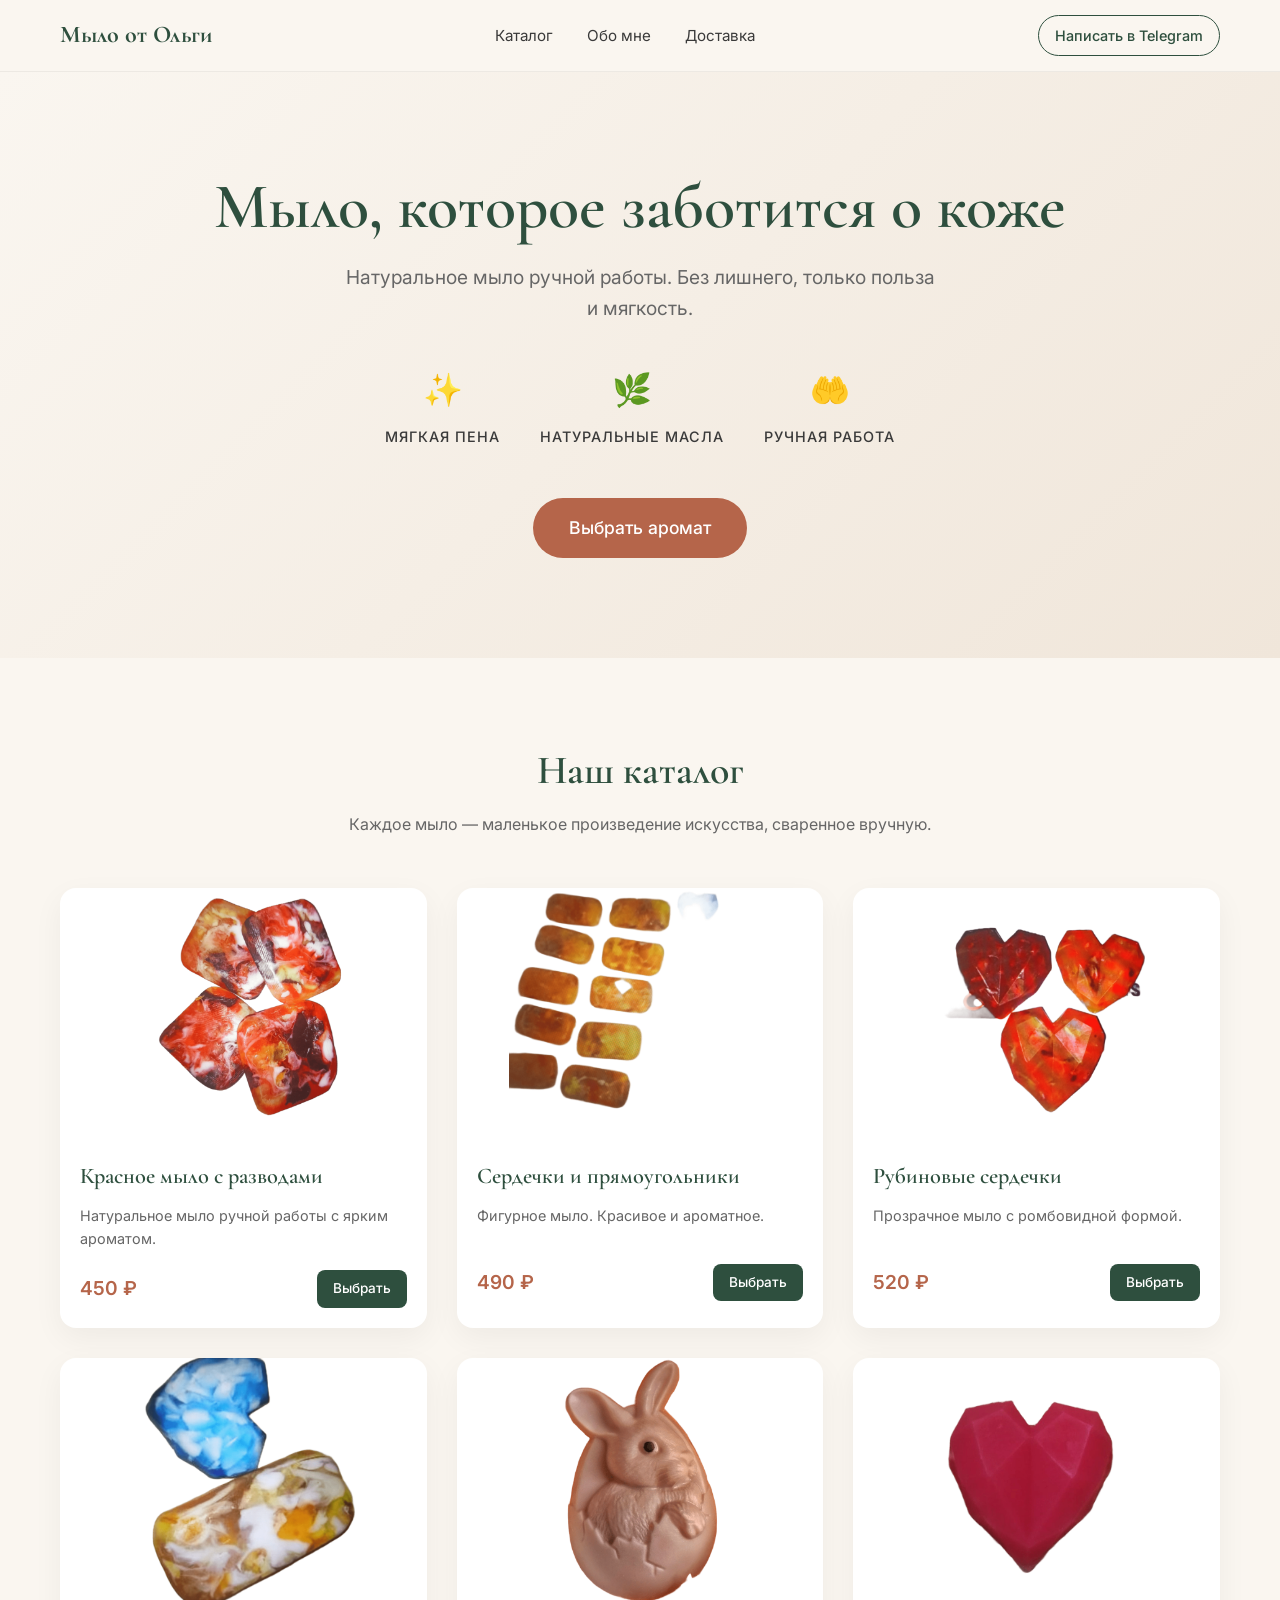
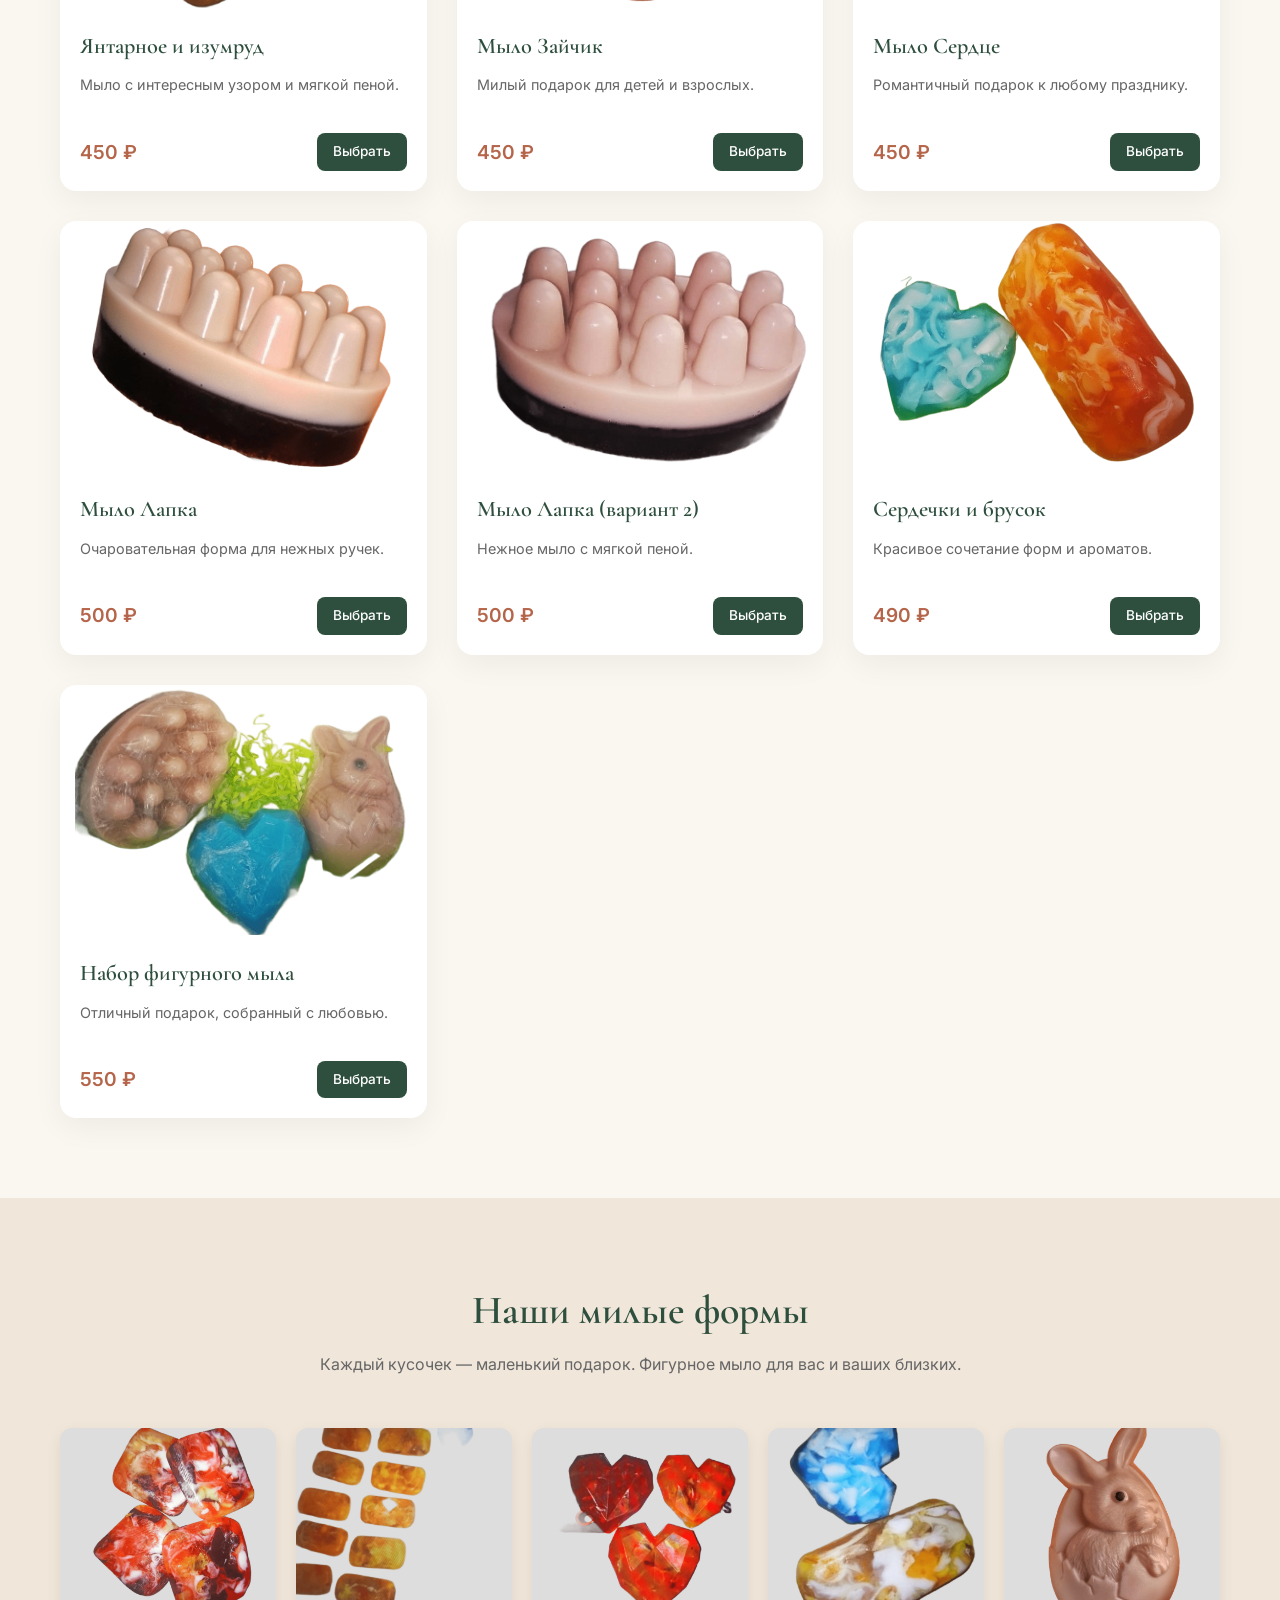
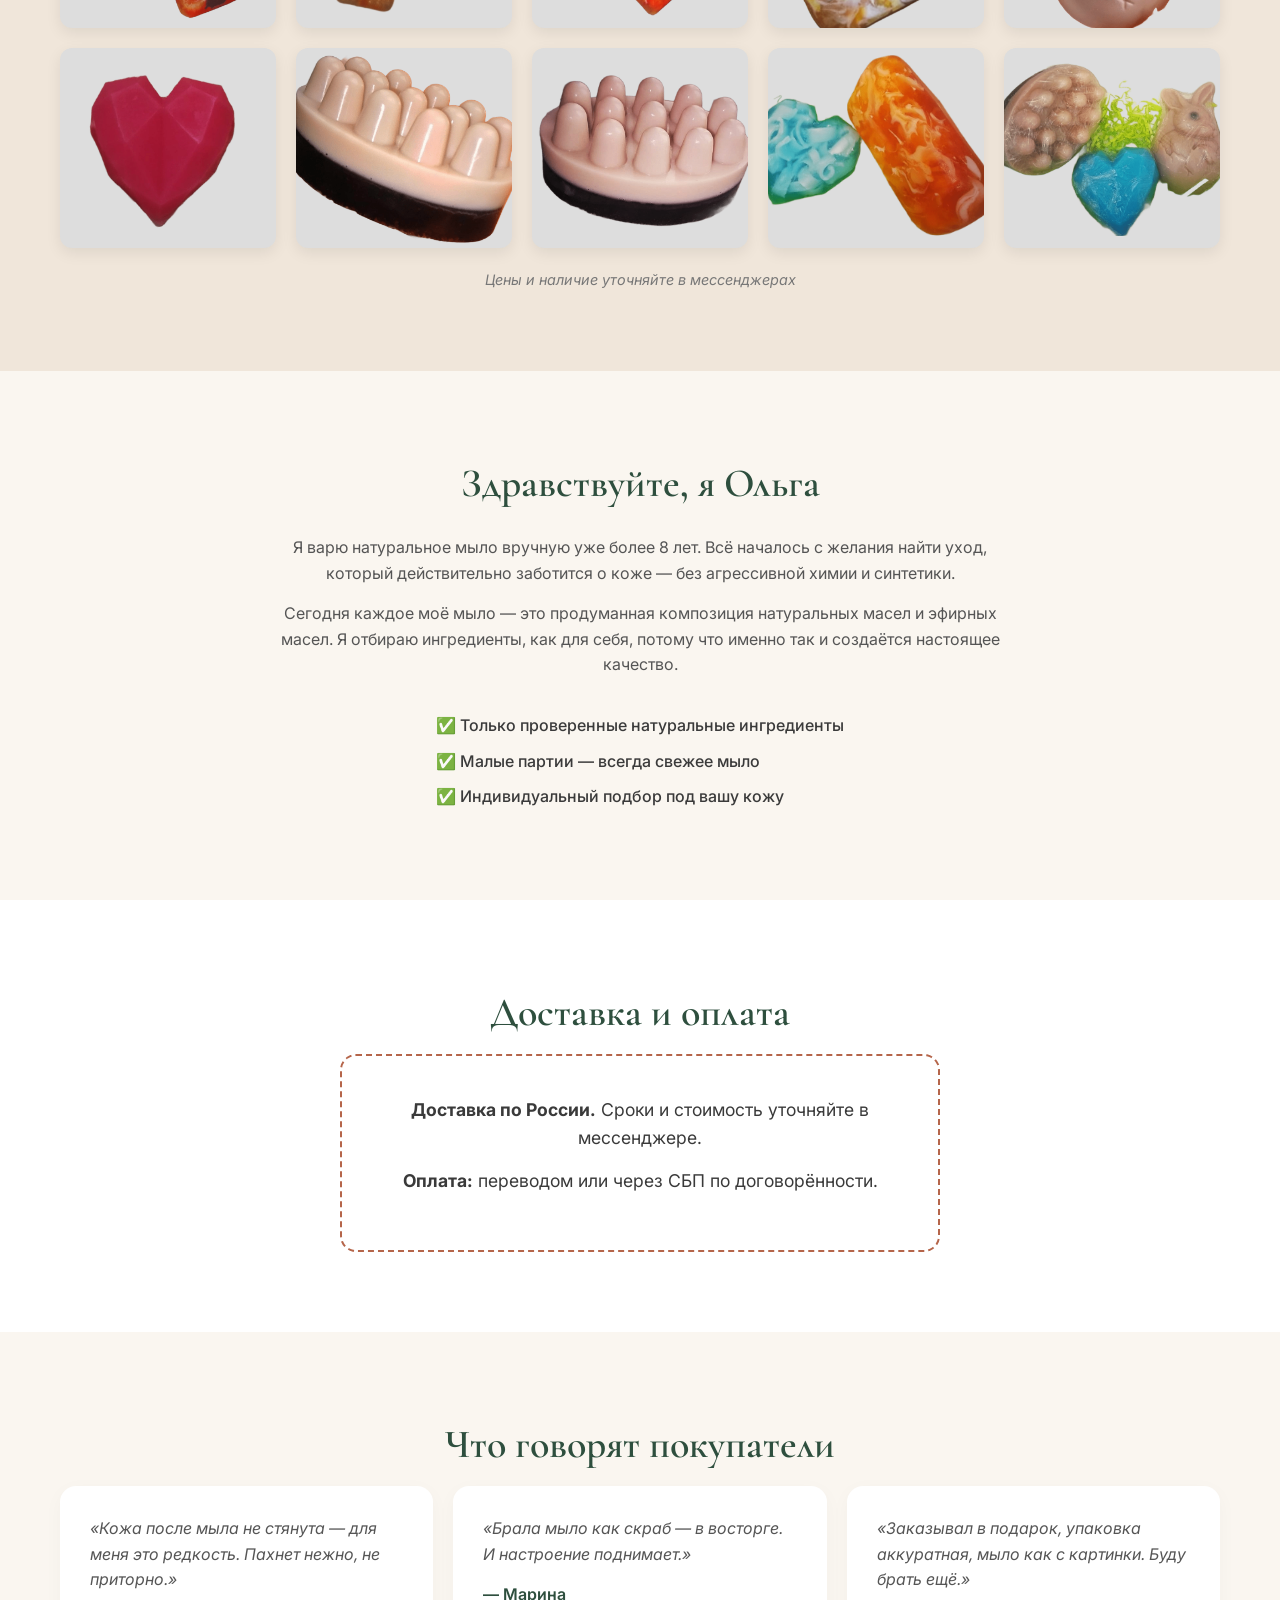
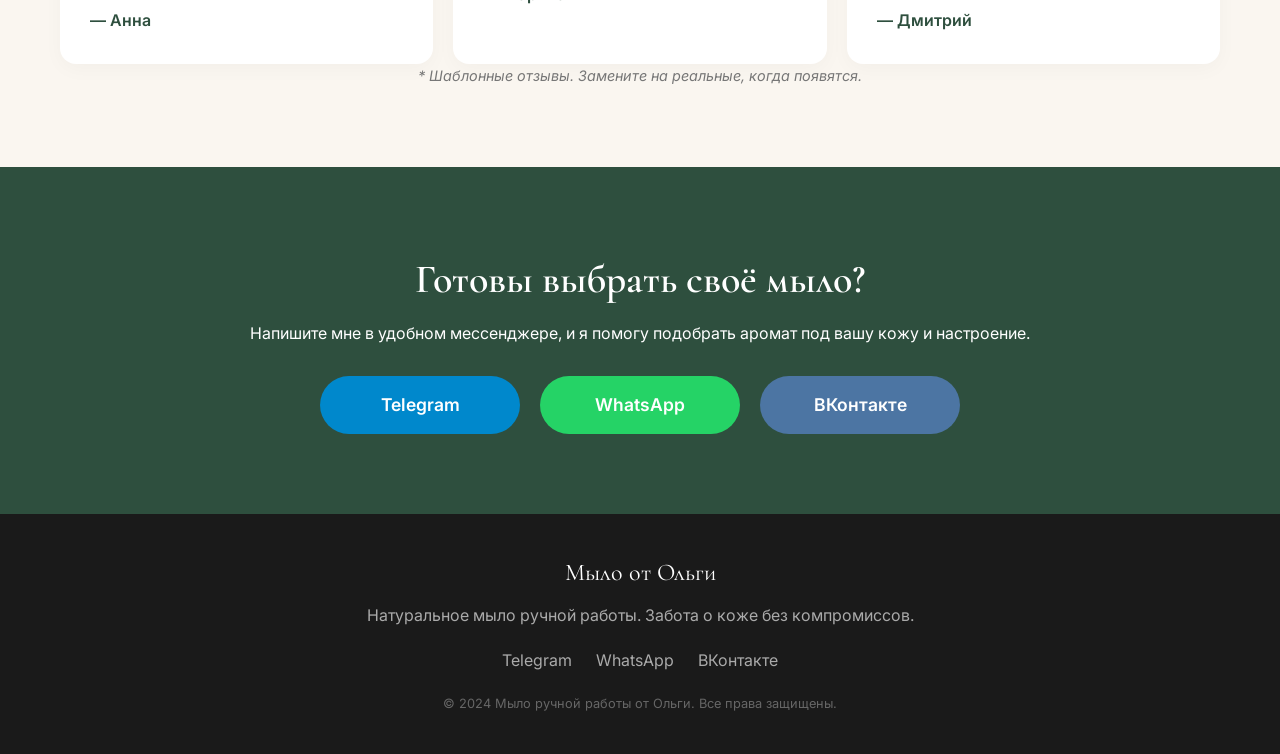
<file: index.html>
<!DOCTYPE html>
<html lang="ru">
<head>
    <meta charset="UTF-8">
    <meta name="viewport" content="width=device-width, initial-scale=1.0">
    <title>Мыло от Ольги — Натуральное мыло ручной работы</title>
    <link rel="icon" type="image/png" href="favicon.png">
    <link rel="stylesheet" href="style.css">
    <link rel="preconnect" href="https://fonts.googleapis.com">
    <link rel="preconnect" href="https://fonts.gstatic.com" crossorigin>
    <link href="https://fonts.googleapis.com/css2?family=Cormorant+Garamond:wght@400;600;700&family=Inter:wght@300;400;500&display=swap" rel="stylesheet">
</head>
<body>
    <header class="header">
        <div class="container header-content">
            <div class="logo">Мыло от Ольги</div>
            <nav class="nav">
                <a href="#catalog">Каталог</a>
                <a href="#about">Обо мне</a>
                <a href="#delivery">Доставка</a>
            </nav>
            <a href="https://t.me/+hKF2BGG8A-M2NGUy" target="_blank" class="btn btn-outline">Написать в Telegram</a>
        </div>
    </header>

    <section class="hero">
        <div class="container hero-content">
            <h1>Мыло, которое заботится о коже</h1>
            <p class="subtitle">Натуральное мыло ручной работы. Без лишнего, только польза и мягкость.</p>
            <div class="features">
                <div class="feature-item"><span class="feature-icon">✨</span><p>Мягкая пена</p></div>
                <div class="feature-item"><span class="feature-icon">🌿</span><p>Натуральные масла</p></div>
                <div class="feature-item"><span class="feature-icon">🤲</span><p>Ручная работа</p></div>
            </div>
            <a href="#catalog" class="btn btn-primary btn-large">Выбрать аромат</a>
        </div>
    </section>

    <section id="catalog" class="section catalog-section">
        <div class="container">
            <h2 class="section-title">Наш каталог</h2>
            <p class="section-subtitle">Каждое мыло — маленькое произведение искусства, сваренное вручную.</p>
            <div class="catalog-grid">
               
                <!-- Карточка 1 -->
                <div class="product-card">
                    <div class="product-image">
                        <img src="images/fig-1.png" alt="Красное мыло с разводами">
                    </div>
                    <div class="product-info">
                        <h3>Красное мыло с разводами</h3>
                        <p class="product-desc">Натуральное мыло ручной работы с ярким ароматом.</p>
                        <div class="product-bottom">
                            <span class="price">450 ₽</span>
                            <a href="https://t.me/+hKF2BGG8A-M2NGUy" target="_blank" class="btn btn-small">Выбрать</a>
                        </div>
                    </div>
                </div>

                <!-- Карточка 2 -->
                <div class="product-card">
                    <div class="product-image">
                        <img src="images/fig-2.png" alt="Сердечки и прямоугольники">
                    </div>
                    <div class="product-info">
                        <h3>Сердечки и прямоугольники</h3>
                        <p class="product-desc">Фигурное мыло. Красивое и ароматное.</p>
                        <div class="product-bottom">
                            <span class="price">490 ₽</span>
                            <a href="https://t.me/+hKF2BGG8A-M2NGUy" target="_blank" class="btn btn-small">Выбрать</a>
                        </div>
                    </div>
                </div>

                <!-- Карточка 3 -->
                <div class="product-card">
                    <div class="product-image">
                        <img src="images/fig-3.png" alt="Рубиновые сердечки">
                    </div>
                    <div class="product-info">
                        <h3>Рубиновые сердечки</h3>
                        <p class="product-desc">Прозрачное мыло с ромбовидной формой.</p>
                        <div class="product-bottom">
                            <span class="price">520 ₽</span>
                            <a href="https://t.me/+hKF2BGG8A-M2NGUy" target="_blank" class="btn btn-small">Выбрать</a>
                        </div>
                    </div>
                </div>

                <!-- Карточка 4 -->
                <div class="product-card">
                    <div class="product-image">
                        <img src="images/fig-4.png" alt="Янтарное и изумруд">
                    </div>
                    <div class="product-info">
                        <h3>Янтарное и изумруд</h3>
                        <p class="product-desc">Мыло с интересным узором и мягкой пеной.</p>
                        <div class="product-bottom">
                            <span class="price">450 ₽</span>
                            <a href="https://t.me/+hKF2BGG8A-M2NGUy" target="_blank" class="btn btn-small">Выбрать</a>
                        </div>
                    </div>
                </div>

                <!-- Карточка 5 -->
                <div class="product-card">
                    <div class="product-image">
                        <img src="images/fig-5.png" alt="Зайчик">
                    </div>
                    <div class="product-info">
                        <h3>Мыло Зайчик</h3>
                        <p class="product-desc">Милый подарок для детей и взрослых.</p>
                        <div class="product-bottom">
                            <span class="price">450 ₽</span>
                            <a href="https://t.me/+hKF2BGG8A-M2NGUy" target="_blank" class="btn btn-small">Выбрать</a>
                        </div>
                    </div>
                </div>

                <!-- Карточка 6 -->
                <div class="product-card">
                    <div class="product-image">
                        <img src="images/fig-6.png" alt="Сердце">
                    </div>
                    <div class="product-info">
                        <h3>Мыло Сердце</h3>
                        <p class="product-desc">Романтичный подарок к любому празднику.</p>
                        <div class="product-bottom">
                            <span class="price">450 ₽</span>
                            <a href="https://t.me/+hKF2BGG8A-M2NGUy" target="_blank" class="btn btn-small">Выбрать</a>
                        </div>
                    </div>
                </div>

                <!-- Карточка 7 -->
                <div class="product-card">
                    <div class="product-image">
                        <img src="images/fig-7.png" alt="Лапка">
                    </div>
                    <div class="product-info">
                        <h3>Мыло Лапка</h3>
                        <p class="product-desc">Очаровательная форма для нежных ручек.</p>
                        <div class="product-bottom">
                            <span class="price">500 ₽</span>
                            <a href="https://t.me/+hKF2BGG8A-M2NGUy" target="_blank" class="btn btn-small">Выбрать</a>
                        </div>
                    </div>
                </div>

                <!-- Карточка 8 -->
                <div class="product-card">
                    <div class="product-image">
                        <img src="images/fig-8.png" alt="Лапка 2">
                    </div>
                    <div class="product-info">
                        <h3>Мыло Лапка (вариант 2)</h3>
                        <p class="product-desc">Нежное мыло с мягкой пеной.</p>
                        <div class="product-bottom">
                            <span class="price">500 ₽</span>
                            <a href="https://t.me/+hKF2BGG8A-M2NGUy" target="_blank" class="btn btn-small">Выбрать</a>
                        </div>
                    </div>
                </div>

                <!-- Карточка 9 -->
                <div class="product-card">
                    <div class="product-image">
                        <img src="images/fig-9.png" alt="Сердечки и брусок">
                    </div>
                    <div class="product-info">
                        <h3>Сердечки и брусок</h3>
                        <p class="product-desc">Красивое сочетание форм и ароматов.</p>
                        <div class="product-bottom">
                            <span class="price">490 ₽</span>
                            <a href="https://t.me/+hKF2BGG8A-M2NGUy" target="_blank" class="btn btn-small">Выбрать</a>
                        </div>
                    </div>
                </div>

                <!-- Карточка 10 -->
                <div class="product-card">
                    <div class="product-image">
                        <img src="images/fig-10.png" alt="Набор">
                    </div>
                    <div class="product-info">
                        <h3>Набор фигурного мыла</h3>
                        <p class="product-desc">Отличный подарок, собранный с любовью.</p>
                        <div class="product-bottom">
                            <span class="price">550 ₽</span>
                            <a href="https://t.me/+hKF2BGG8A-M2NGUy" target="_blank" class="btn btn-small">Выбрать</a>
                        </div>
                    </div>
                </div>

            </div>
        </div>
    </section>

    <section class="section figure-section">
        <div class="container">
            <h2 class="section-title">Наши милые формы</h2>
            <p class="section-subtitle">Каждый кусочек — маленький подарок. Фигурное мыло для вас и ваших близких.</p>
            <div class="gallery">
                <div class="gallery-item"><img src="images/fig-1.png" alt="Фигурное мыло 1"></div>
                <div class="gallery-item"><img src="images/fig-2.png" alt="Фигурное мыло 2"></div>
                <div class="gallery-item"><img src="images/fig-3.png" alt="Фигурное мыло 3"></div>
                <div class="gallery-item"><img src="images/fig-4.png" alt="Фигурное мыло 4"></div>
                <div class="gallery-item"><img src="images/fig-5.png" alt="Фигурное мыло 5"></div>
                <div class="gallery-item"><img src="images/fig-6.png" alt="Фигурное мыло 6"></div>
                <div class="gallery-item"><img src="images/fig-7.png" alt="Фигурное мыло 7"></div>
                <div class="gallery-item"><img src="images/fig-8.png" alt="Фигурное мыло 8"></div>
                <div class="gallery-item"><img src="images/fig-9.png" alt="Фигурное мыло 9"></div>
                <div class="gallery-item"><img src="images/fig-10.png" alt="Фигурное мыло 10"></div>
            </div>
            <p class="gallery-note">Цены и наличие уточняйте в мессенджерах</p>
        </div>
    </section>

    <section id="about" class="section about-section">
        <div class="container about-content text-only">
            <div class="about-text">
                <h2 class="section-title left-align">Здравствуйте, я Ольга</h2>
                <p>Я варю натуральное мыло вручную уже более 8 лет. Всё началось с желания найти уход, который действительно заботится о коже — без агрессивной химии и синтетики.</p>
                <p>Сегодня каждое моё мыло — это продуманная композиция натуральных масел и эфирных масел. Я отбираю ингредиенты, как для себя, потому что именно так и создаётся настоящее качество.</p>
                <ul class="about-list">
                    <li>✅ Только проверенные натуральные ингредиенты</li>
                    <li>✅ Малые партии — всегда свежее мыло</li>
                    <li>✅ Индивидуальный подбор под вашу кожу</li>
                </ul>
            </div>
        </div>
    </section>

    <section id="delivery" class="section delivery-section">
        <div class="container">
            <h2 class="section-title">Доставка и оплата</h2>
            <div class="delivery-card">
                <p><strong>Доставка по России.</strong> Сроки и стоимость уточняйте в мессенджере.</p>
                <p><strong>Оплата:</strong> переводом или через СБП по договорённости.</p>
            </div>
        </div>
    </section>

    <section class="section reviews-section">
        <div class="container">
            <h2 class="section-title">Что говорят покупатели</h2>
            <div class="reviews-grid">
                <div class="review-card"><p>«Кожа после мыла не стянута — для меня это редкость. Пахнет нежно, не приторно.»</p><span class="review-author">— Анна</span></div>
                <div class="review-card"><p>«Брала мыло как скраб — в восторге. И настроение поднимает.»</p><span class="review-author">— Марина</span></div>
                <div class="review-card"><p>«Заказывал в подарок, упаковка аккуратная, мыло как с картинки. Буду брать ещё.»</p><span class="review-author">— Дмитрий</span></div>
            </div>
            <p class="gallery-note">* Шаблонные отзывы. Замените на реальные, когда появятся.</p>
        </div>
    </section>

    <section id="contact" class="section contact-section">
        <div class="container contact-content">
            <h2 class="section-title light-text">Готовы выбрать своё мыло?</h2>
            <p class="light-text">Напишите мне в удобном мессенджере, и я помогу подобрать аромат под вашу кожу и настроение.</p>
            <div class="contact-buttons">
                <a href="https://t.me/+hKF2BGG8A-M2NGUy" target="_blank" class="btn btn-contact btn-tg">Telegram</a>
                <a href="https://chat.whatsapp.com/IxANEVr6K2G1yGBK101pwA?s=cl&p=a&iam=2" target="_blank" class="btn btn-contact btn-wa">WhatsApp</a>
                <a href="https://vk.me/join/rC9eqISs2Sy1xK5bDUF0GqjUG9M_KlaywVE=" target="_blank" class="btn btn-contact btn-vk">ВКонтакте</a>
            </div>
        </div>
    </section>

    <footer class="footer">
        <div class="container footer-content">
            <div class="footer-logo">Мыло от Ольги</div>
            <p class="footer-desc">Натуральное мыло ручной работы. Забота о коже без компромиссов.</p>
            <div class="footer-links">
                <a href="https://t.me/+hKF2BGG8A-M2NGUy" target="_blank">Telegram</a>
                <a href="https://chat.whatsapp.com/IxANEVr6K2G1yGBK101pwA?s=cl&p=a&iam=2" target="_blank">WhatsApp</a>
                <a href="https://vk.me/join/rC9eqISs2Sy1xK5bDUF0GqjUG9M_KlaywVE=" target="_blank">ВКонтакте</a>
            </div>
            <p class="copyright">© 2024 Мыло ручной работы от Ольги. Все права защищены.</p>
        </div>
    </footer>

    <script src="script.js"></script>
</body>
</html>
</file>
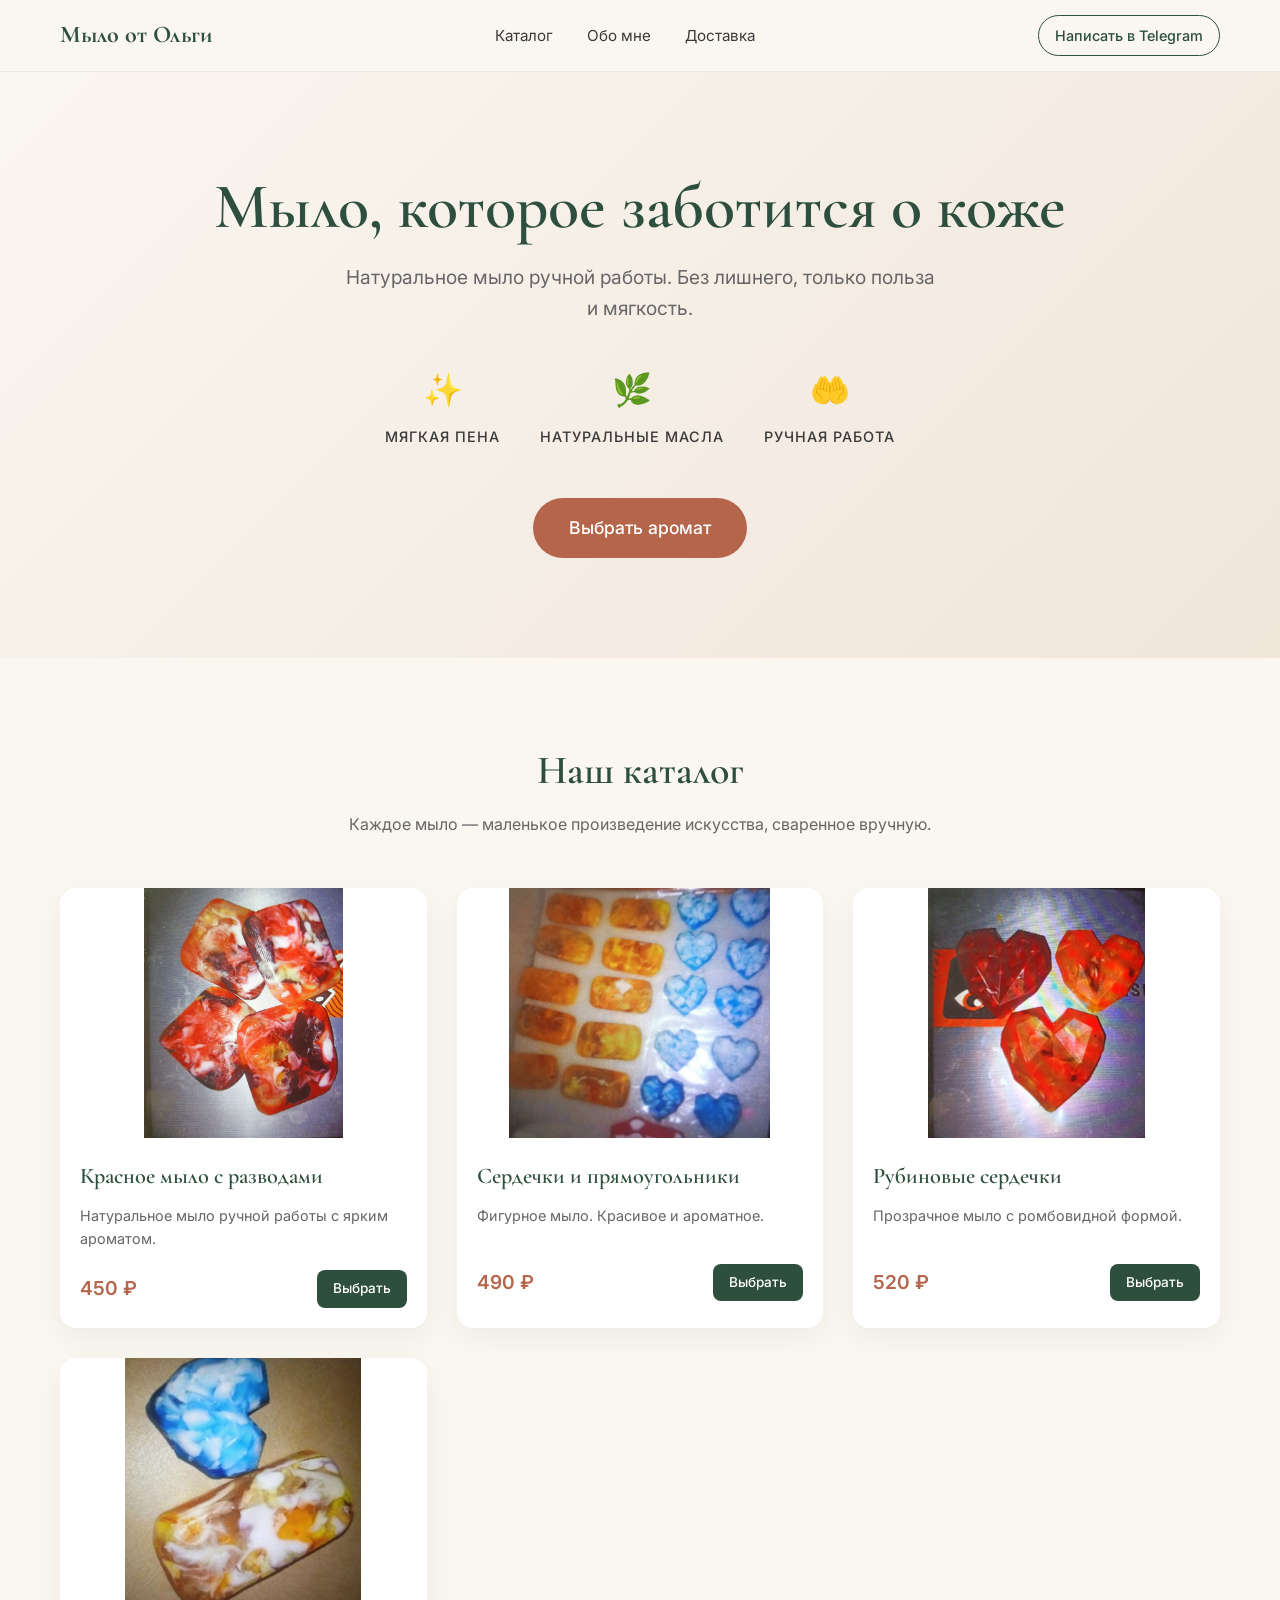
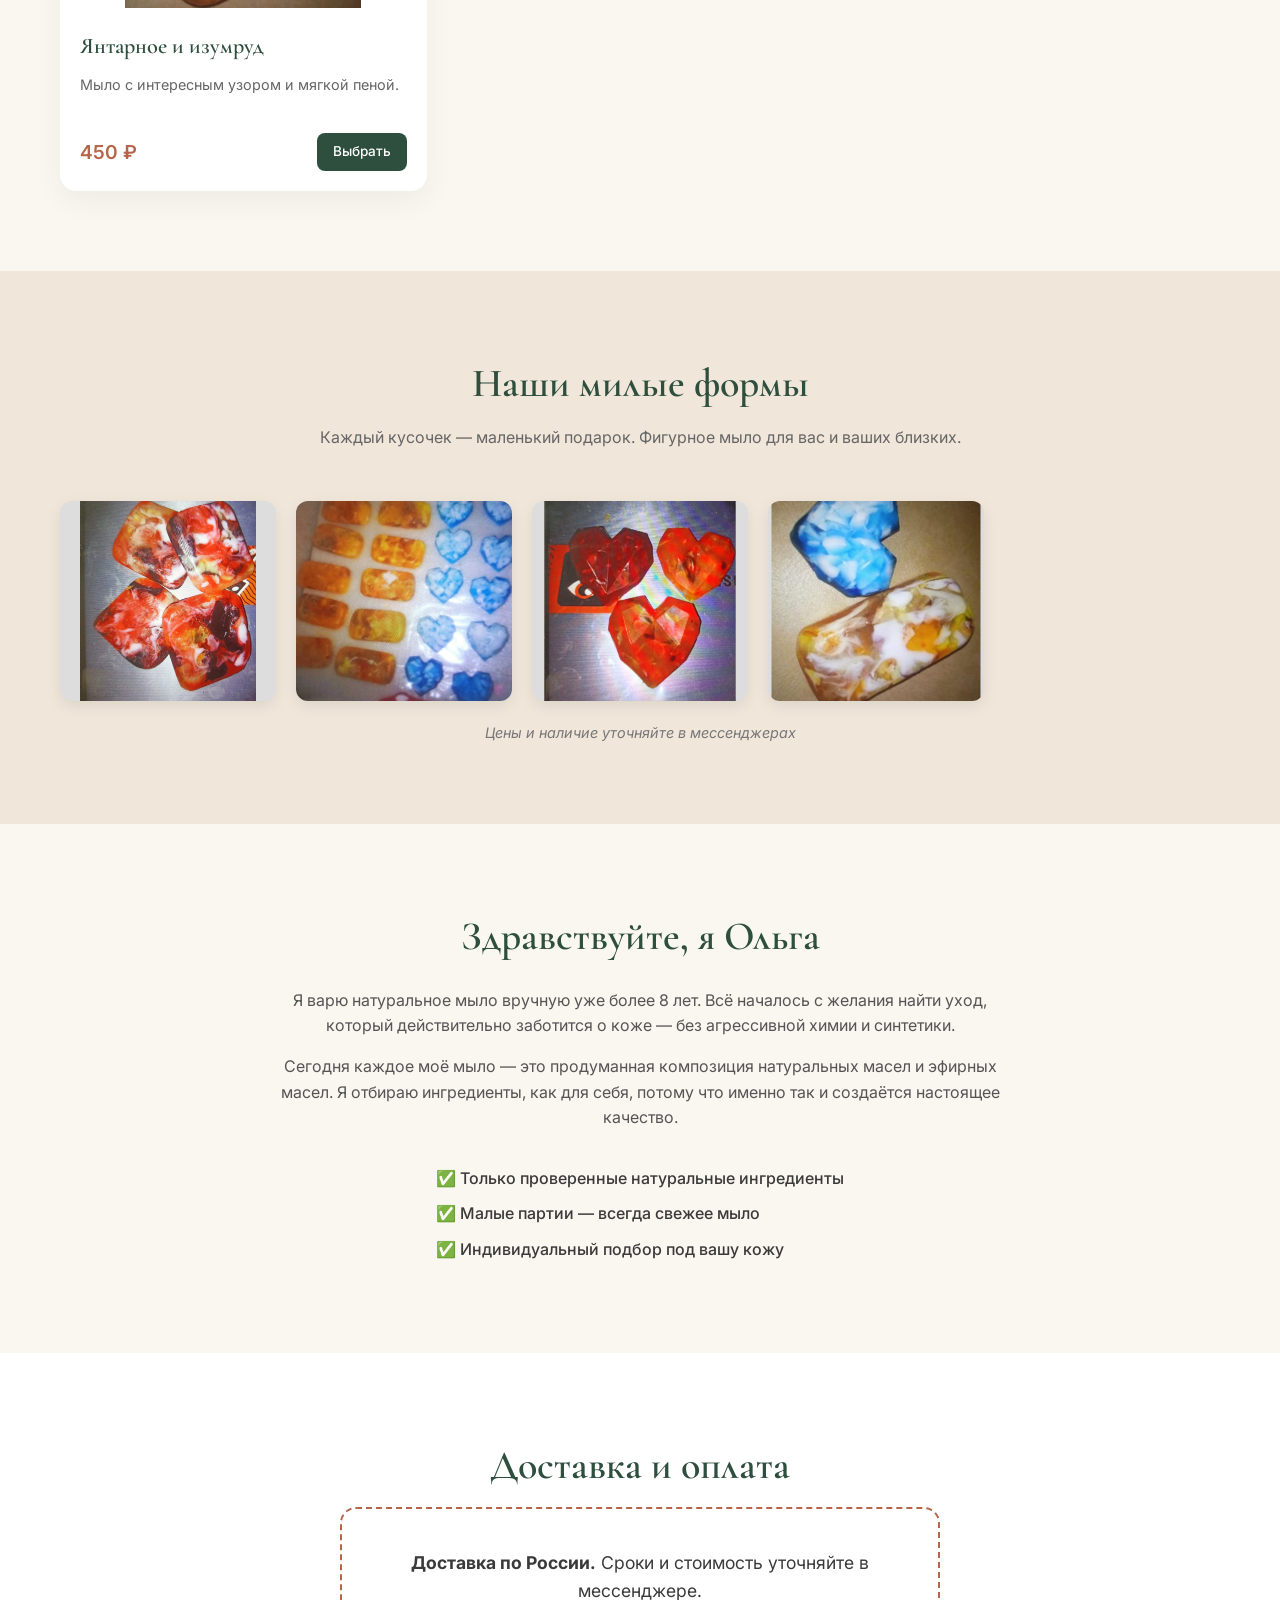
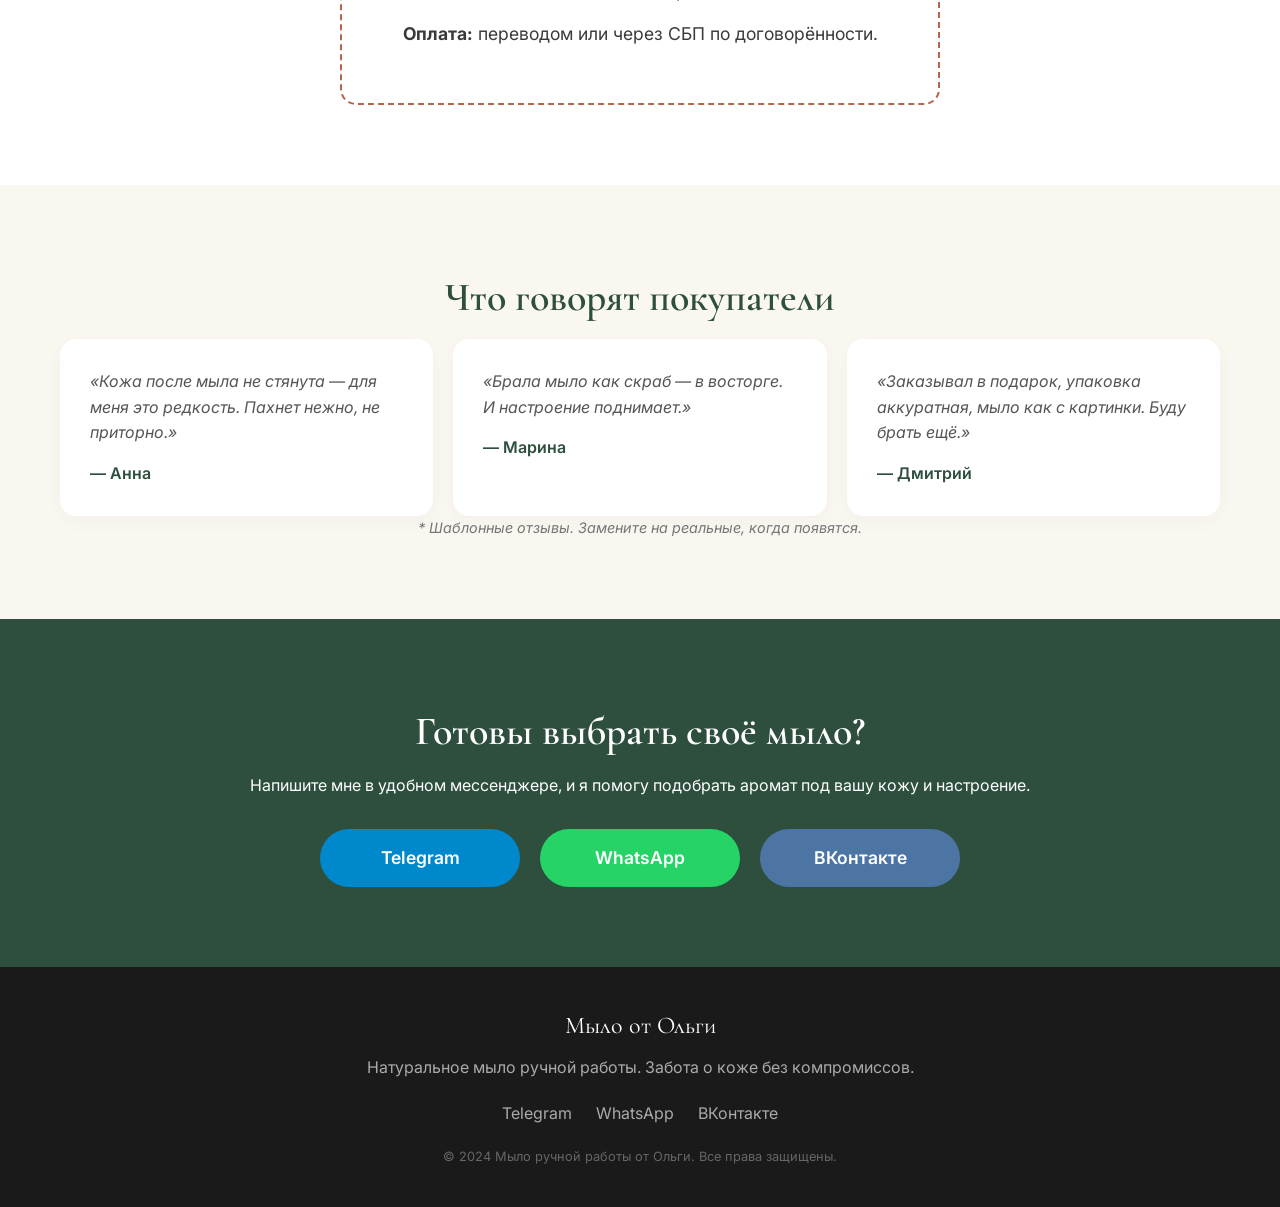
<file: milo-olga.html>
<!DOCTYPE html>
<html lang="ru">
<head>
    <meta charset="UTF-8">
    <meta name="viewport" content="width=device-width, initial-scale=1.0">
    <title>Мыло от Ольги — Натуральное мыло ручной работы</title>
    <link rel="stylesheet" href="style.css">
    <link rel="preconnect" href="https://fonts.googleapis.com">
    <link rel="preconnect" href="https://fonts.gstatic.com" crossorigin>
    <link href="https://fonts.googleapis.com/css2?family=Cormorant+Garamond:wght@400;600;700&family=Inter:wght@300;400;500&display=swap" rel="stylesheet">
</head>
<body>
    <header class="header">
        <div class="container header-content">
            <div class="logo">Мыло от Ольги</div>
            <nav class="nav">
                <a href="#catalog">Каталог</a>
                <a href="#about">Обо мне</a>
                <a href="#delivery">Доставка</a>
            </nav>
            <a href="https://t.me/+hKF2BGG8A-M2NGUy" target="_blank" class="btn btn-outline">Написать в Telegram</a>
        </div>
    </header>

    <section class="hero">
        <div class="container hero-content">
            <h1>Мыло, которое заботится о коже</h1>
            <p class="subtitle">Натуральное мыло ручной работы. Без лишнего, только польза и мягкость.</p>
            <div class="features">
                <div class="feature-item"><span class="feature-icon">✨</span><p>Мягкая пена</p></div>
                <div class="feature-item"><span class="feature-icon">🌿</span><p>Натуральные масла</p></div>
                <div class="feature-item"><span class="feature-icon">🤲</span><p>Ручная работа</p></div>
            </div>
            <a href="#catalog" class="btn btn-primary btn-large">Выбрать аромат</a>
        </div>
    </section>

    <section id="catalog" class="section catalog-section">
        <div class="container">
            <h2 class="section-title">Наш каталог</h2>
            <p class="section-subtitle">Каждое мыло — маленькое произведение искусства, сваренное вручную.</p>
            <div class="catalog-grid">
                <!-- Карточка 1 -->
                <div class="product-card">
                    <div class="product-image">
                        <img src="images/fig-1.jpg" alt="Красное мыло с разводами">
                    </div>
                    <div class="product-info">
                        <h3>Красное мыло с разводами</h3>
                        <p class="product-desc">Натуральное мыло ручной работы с ярким ароматом.</p>
                        <div class="product-bottom">
                            <span class="price">450 ₽</span>
                            <a href="https://t.me/+hKF2BGG8A-M2NGUy" target="_blank" class="btn btn-small">Выбрать</a>
                        </div>
                    </div>
                </div>

                <!-- Карточка 2 -->
                <div class="product-card">
                    <div class="product-image">
                        <img src="images/fig-2.jpg" alt="Сердечки и прямоугольники">
                    </div>
                    <div class="product-info">
                        <h3>Сердечки и прямоугольники</h3>
                        <p class="product-desc">Фигурное мыло. Красивое и ароматное.</p>
                        <div class="product-bottom">
                            <span class="price">490 ₽</span>
                            <a href="https://t.me/+hKF2BGG8A-M2NGUy" target="_blank" class="btn btn-small">Выбрать</a>
                        </div>
                    </div>
                </div>

                <!-- Карточка 3 -->
                <div class="product-card">
                    <div class="product-image">
                        <img src="images/fig-3.jpg" alt="Рубиновые сердечки">
                    </div>
                    <div class="product-info">
                        <h3>Рубиновые сердечки</h3>
                        <p class="product-desc">Прозрачное мыло с ромбовидной формой.</p>
                        <div class="product-bottom">
                            <span class="price">520 ₽</span>
                            <a href="https://t.me/+hKF2BGG8A-M2NGUy" target="_blank" class="btn btn-small">Выбрать</a>
                        </div>
                    </div>
                </div>

                <!-- Карточка 4 -->
                <div class="product-card">
                    <div class="product-image">
                        <img src="images/fig-4.jpg" alt="Янтарное и изумруд">
                    </div>
                    <div class="product-info">
                        <h3>Янтарное и изумруд</h3>
                        <p class="product-desc">Мыло с интересным узором и мягкой пеной.</p>
                        <div class="product-bottom">
                            <span class="price">450 ₽</span>
                            <a href="https://t.me/+hKF2BGG8A-M2NGUy" target="_blank" class="btn btn-small">Выбрать</a>
                        </div>
                    </div>
                </div>
            </div>
        </div>
    </section>

    <section class="section figure-section">
        <div class="container">
            <h2 class="section-title">Наши милые формы</h2>
            <p class="section-subtitle">Каждый кусочек — маленький подарок. Фигурное мыло для вас и ваших близких.</p>
            <div class="gallery">
                <div class="gallery-item"><img src="images/fig-1.jpg" alt="Фигурное мыло 1"></div>
                <div class="gallery-item"><img src="images/fig-2.jpg" alt="Фигурное мыло 2"></div>
                <div class="gallery-item"><img src="images/fig-3.jpg" alt="Фигурное мыло 3"></div>
                <div class="gallery-item"><img src="images/fig-4.jpg" alt="Фигурное мыло 4"></div>
            </div>
            <p class="gallery-note">Цены и наличие уточняйте в мессенджерах</p>
        </div>
    </section>

    <section id="about" class="section about-section">
        <div class="container about-content text-only">
            <div class="about-text">
                <h2 class="section-title left-align">Здравствуйте, я Ольга</h2>
                <p>Я варю натуральное мыло вручную уже более 8 лет. Всё началось с желания найти уход, который действительно заботится о коже — без агрессивной химии и синтетики.</p>
                <p>Сегодня каждое моё мыло — это продуманная композиция натуральных масел и эфирных масел. Я отбираю ингредиенты, как для себя, потому что именно так и создаётся настоящее качество.</p>
                <ul class="about-list">
                    <li>✅ Только проверенные натуральные ингредиенты</li>
                    <li>✅ Малые партии — всегда свежее мыло</li>
                    <li>✅ Индивидуальный подбор под вашу кожу</li>
                </ul>
            </div>
        </div>
    </section>

    <section id="delivery" class="section delivery-section">
        <div class="container">
            <h2 class="section-title">Доставка и оплата</h2>
            <div class="delivery-card">
                <p><strong>Доставка по России.</strong> Сроки и стоимость уточняйте в мессенджере.</p>
                <p><strong>Оплата:</strong> переводом или через СБП по договорённости.</p>
            </div>
        </div>
    </section>

    <section class="section reviews-section">
        <div class="container">
            <h2 class="section-title">Что говорят покупатели</h2>
            <div class="reviews-grid">
                <div class="review-card"><p>«Кожа после мыла не стянута — для меня это редкость. Пахнет нежно, не приторно.»</p><span class="review-author">— Анна</span></div>
                <div class="review-card"><p>«Брала мыло как скраб — в восторге. И настроение поднимает.»</p><span class="review-author">— Марина</span></div>
                <div class="review-card"><p>«Заказывал в подарок, упаковка аккуратная, мыло как с картинки. Буду брать ещё.»</p><span class="review-author">— Дмитрий</span></div>
            </div>
            <p class="gallery-note">* Шаблонные отзывы. Замените на реальные, когда появятся.</p>
        </div>
    </section>

    <section id="contact" class="section contact-section">
        <div class="container contact-content">
            <h2 class="section-title light-text">Готовы выбрать своё мыло?</h2>
            <p class="light-text">Напишите мне в удобном мессенджере, и я помогу подобрать аромат под вашу кожу и настроение.</p>
            <div class="contact-buttons">
                <a href="https://t.me/+hKF2BGG8A-M2NGUy" target="_blank" class="btn btn-contact btn-tg">Telegram</a>
                <a href="https://chat.whatsapp.com/IxANEVr6K2G1yGBK101pwA?s=cl&p=a&iam=2" target="_blank" class="btn btn-contact btn-wa">WhatsApp</a>
                <a href="https://vk.me/join/rC9eqISs2Sy1xK5bDUF0GqjUG9M_KlaywVE=" target="_blank" class="btn btn-contact btn-vk">ВКонтакте</a>
            </div>
        </div>
    </section>

    <footer class="footer">
        <div class="container footer-content">
            <div class="footer-logo">Мыло от Ольги</div>
            <p class="footer-desc">Натуральное мыло ручной работы. Забота о коже без компромиссов.</p>
            <div class="footer-links">
                <a href="https://t.me/+hKF2BGG8A-M2NGUy" target="_blank">Telegram</a>
                <a href="https://chat.whatsapp.com/IxANEVr6K2G1yGBK101pwA?s=cl&p=a&iam=2" target="_blank">WhatsApp</a>
                <a href="https://vk.me/join/rC9eqISs2Sy1xK5bDUF0GqjUG9M_KlaywVE=" target="_blank">ВКонтакте</a>
            </div>
            <p class="copyright">© 2024 Мыло ручной работы от Ольги. Все права защищены.</p>
        </div>
    </footer>

    <script src="script.js"></script>
</body>
</html>
</file>
<file: style.css>
/* БАЗОВЫЕ НАСТРОЙКИ */
* {
    margin: 0;
    padding: 0;
    box-sizing: border-box;
}

:root {
    --bg-color: #faf6f0; /* Кремовый фон */
    --text-color: #3a3a3a;
    --accent-color: #b5654a; /* Терракота */
    --accent-hover: #8f4e39;
    --green-dark: #2e4f3e; /* Глубокий зеленый */
    --font-heading: 'Cormorant Garamond', serif;
    --font-body: 'Inter', sans-serif;
}

html {
    scroll-behavior: smooth;
}

body {
    font-family: var(--font-body);
    background-color: var(--bg-color);
    color: var(--text-color);
    line-height: 1.6;
}

h1, h2, h3 {
    font-family: var(--font-heading);
    font-weight: 600;
    color: var(--green-dark);
}

a {
    text-decoration: none;
    color: inherit;
}

.container {
    max-width: 1200px;
    margin: 0 auto;
    padding: 0 20px;
}

/* КНОПКИ */
.btn {
    display: inline-block;
    padding: 12px 24px;
    border-radius: 50px;
    font-weight: 500;
    transition: all 0.3s ease;
    cursor: pointer;
    text-align: center;
}

.btn-primary {
    background-color: var(--accent-color);
    color: white;
    border: none;
}

.btn-primary:hover {
    background-color: var(--accent-hover);
    transform: translateY(-2px);
    box-shadow: 0 4px 15px rgba(181, 101, 74, 0.3);
}

.btn-outline {
    border: 1px solid var(--green-dark);
    color: var(--green-dark);
    padding: 8px 16px;
    font-size: 0.9rem;
}

.btn-outline:hover {
    background-color: var(--green-dark);
    color: white;
}

.btn-large {
    font-size: 1.1rem;
    padding: 16px 36px;
    margin-top: 20px;
}

.btn-small {
    padding: 8px 16px;
    font-size: 0.85rem;
    background-color: var(--green-dark);
    color: white;
    border-radius: 8px;
}

.btn-small:hover {
    background-color: #1f362a;
}

/* ШАПКА */
.header {
    background-color: rgba(250, 246, 240, 0.95);
    backdrop-filter: blur(5px);
    position: sticky;
    top: 0;
    z-index: 1000;
    padding: 15px 0;
    border-bottom: 1px solid rgba(0,0,0,0.05);
}

.header-content {
    display: flex;
    justify-content: space-between;
    align-items: center;
}

.logo {
    font-family: var(--font-heading);
    font-size: 1.5rem;
    font-weight: 700;
    color: var(--green-dark);
}

.nav a {
    margin: 0 15px;
    font-size: 0.95rem;
    transition: color 0.3s;
}

.nav a:hover {
    color: var(--accent-color);
}

/* ГЛАВНЫЙ ЭКРАН */
.hero {
    padding: 100px 0;
    text-align: center;
    background: linear-gradient(135deg, #faf6f0 0%, #f0e6da 100%);
}

.hero h1 {
    font-size: 4rem;
    line-height: 1.1;
    margin-bottom: 20px;
}

.subtitle {
    font-size: 1.2rem;
    max-width: 600px;
    margin: 0 auto 40px;
    color: #666;
}

.features {
    display: flex;
    justify-content: center;
    gap: 40px;
    margin-bottom: 30px;
}

.feature-item {
    display: flex;
    flex-direction: column;
    align-items: center;
}

.feature-icon {
    font-size: 2rem;
    margin-bottom: 10px;
}

.feature-item p {
    font-weight: 500;
    font-size: 0.9rem;
    text-transform: uppercase;
    letter-spacing: 1px;
}

/* ОБЩИЕ СЕКЦИИ */
.section {
    padding: 80px 0;
}

.section-title {
    text-align: center;
    font-size: 2.5rem;
    margin-bottom: 10px;
}

.section-subtitle {
    text-align: center;
    color: #666;
    margin-bottom: 50px;
}

.left-align {
    text-align: left;
}

/* КАТАЛОГ */
.catalog-grid {
    display: grid;
    grid-template-columns: repeat(auto-fill, minmax(300px, 1fr));
    gap: 30px;
}

.product-card {
    background: white;
    border-radius: 16px;
    overflow: hidden;
    box-shadow: 0 10px 30px rgba(0,0,0,0.05);
    transition: transform 0.3s ease, box-shadow 0.3s ease;
}

.product-card:hover {
    transform: translateY(-5px);
    box-shadow: 0 15px 40px rgba(0,0,0,0.1);
}

.product-image {
    height: 250px;
    width: 100%;
    display: flex;
    align-items: center;
    justify-content: center;
    overflow: hidden;
    position: relative;
}

.product-image img {
    width: 100%;
    height: 100%;
    object-fit: contain;
    transition: transform 0.5s ease;
}

.product-card:hover .product-image img {
    transform: scale(1.05);
}

.product-info {
    padding: 20px;
}

.product-info h3 {
    font-size: 1.4rem;
    margin-bottom: 10px;
}

.product-desc {
    font-size: 0.9rem;
    color: #666;
    margin-bottom: 20px;
    min-height: 40px;
}

.product-bottom {
    display: flex;
    justify-content: space-between;
    align-items: center;
}

.price {
    font-weight: 600;
    font-size: 1.2rem;
    color: var(--accent-color);
}

/* ГАЛЕРЕЯ ФИГУРНОГО МЫЛА */
.figure-section {
    background-color: #f0e6da;
}

.gallery {
    display: grid;
    grid-template-columns: repeat(auto-fill, minmax(200px, 1fr));
    gap: 20px;
    margin-bottom: 20px;
}

.gallery-item {
    height: 200px;
    border-radius: 12px;
    overflow: hidden;
    box-shadow: 0 5px 15px rgba(0,0,0,0.08);
    background-color: #ddd;
}

.gallery-item img {
    width: 100%;
    height: 100%;
    object-fit: contain;
    transform: scale(1.1);
}

.gallery-note {
    text-align: center;
    font-size: 0.9rem;
    color: #777;
    font-style: italic;
}

/* ОБО МНЕ */
.about-content {
    display: grid;
    grid-template-columns: 1fr 1fr;
    gap: 50px;
    align-items: center;
}

.about-text p {
    margin-bottom: 15px;
    color: #555;
}

.about-list {
    list-style: none;
    margin-top: 20px;
}

.about-list li {
    margin-bottom: 10px;
    font-weight: 500;
}

.image-placeholder {
    background-color: #e0e0e0;
    height: 400px;
    border-radius: 16px;
    display: flex;
    align-items: center;
    justify-content: center;
    color: #888;
    font-style: italic;
}

/* ДОСТАВКА */
.delivery-section {
    background-color: white;
}

.delivery-card {
    max-width: 600px;
    margin: 0 auto;
    text-align: center;
    padding: 40px;
    border: 2px dashed var(--accent-color);
    border-radius: 16px;
}

.delivery-card p {
    margin-bottom: 15px;
    font-size: 1.1rem;
}

/* ОТЗЫВЫ */
.reviews-grid {
    display: grid;
    grid-template-columns: repeat(auto-fit, minmax(250px, 1fr));
    gap: 20px;
}

.review-card {
    background: white;
    padding: 30px;
    border-radius: 16px;
    box-shadow: 0 5px 20px rgba(0,0,0,0.03);
    position: relative;
}

.review-card p {
    font-style: italic;
    margin-bottom: 15px;
    color: #555;
}

.review-author {
    font-weight: 600;
    color: var(--green-dark);
}

/* ЗАКАЗ */
.contact-section {
    background-color: var(--green-dark);
    color: white;
    text-align: center;
}

.light-text {
    color: white;
}

.contact-buttons {
    display: flex;
    justify-content: center;
    gap: 20px;
    margin-top: 30px;
    flex-wrap: wrap;
}

.btn-contact {
    min-width: 200px;
    padding: 15px 30px;
    border-radius: 50px;
    font-size: 1.1rem;
    font-weight: 600;
}

.btn-tg {
    background-color: #0088cc;
    color: white;
}

.btn-tg:hover {
    background-color: #0077b3;
}

.btn-wa {
    background-color: #25D366;
    color: white;
}

.btn-wa:hover {
    background-color: #1da851;
}

.btn-vk {
    background-color: #4C75A3;
    color: white;
}

.btn-vk:hover {
    background-color: #3b5f85;
}

/* ПОДВАЛ */
.footer {
    background-color: #1a1a1a;
    color: #aaa;
    padding: 40px 0;
    text-align: center;
}

.footer-logo {
    font-family: var(--font-heading);
    font-size: 1.5rem;
    color: white;
    margin-bottom: 10px;
}

.footer-desc {
    margin-bottom: 20px;
}

.footer-links {
    margin-bottom: 20px;
}

.footer-links a {
    margin: 0 10px;
    transition: color 0.3s;
}

.footer-links a:hover {
    color: white;
}

.copyright {
    font-size: 0.8rem;
    color: #666;
}

/* АДАПТИВНОСТЬ ДЛЯ ТЕЛЕФОНОВ */
@media (max-width: 768px) {
    .hero h1 { font-size: 2.5rem; }
    .features { flex-direction: column; gap: 20px; }
    .nav { display: none; }
    .header-content { justify-content: center; }
    .about-content { grid-template-columns: 1fr; }
    .image-placeholder { height: 250px; }
    .section { padding: 50px 0; }
    .btn-large { width: 100%; }
}

/* Стиль для блока "Обо мне" без фото */
.about-content.text-only {
    display: block;
    max-width: 800px;
    margin: 0 auto;
    text-align: center;
}
.about-content.text-only .section-title {
    text-align: center;
    margin-bottom: 20px;
}
.about-content.text-only .about-list {
    display: inline-block;
    text-align: left;
    margin-top: 20px;
}
</file>
